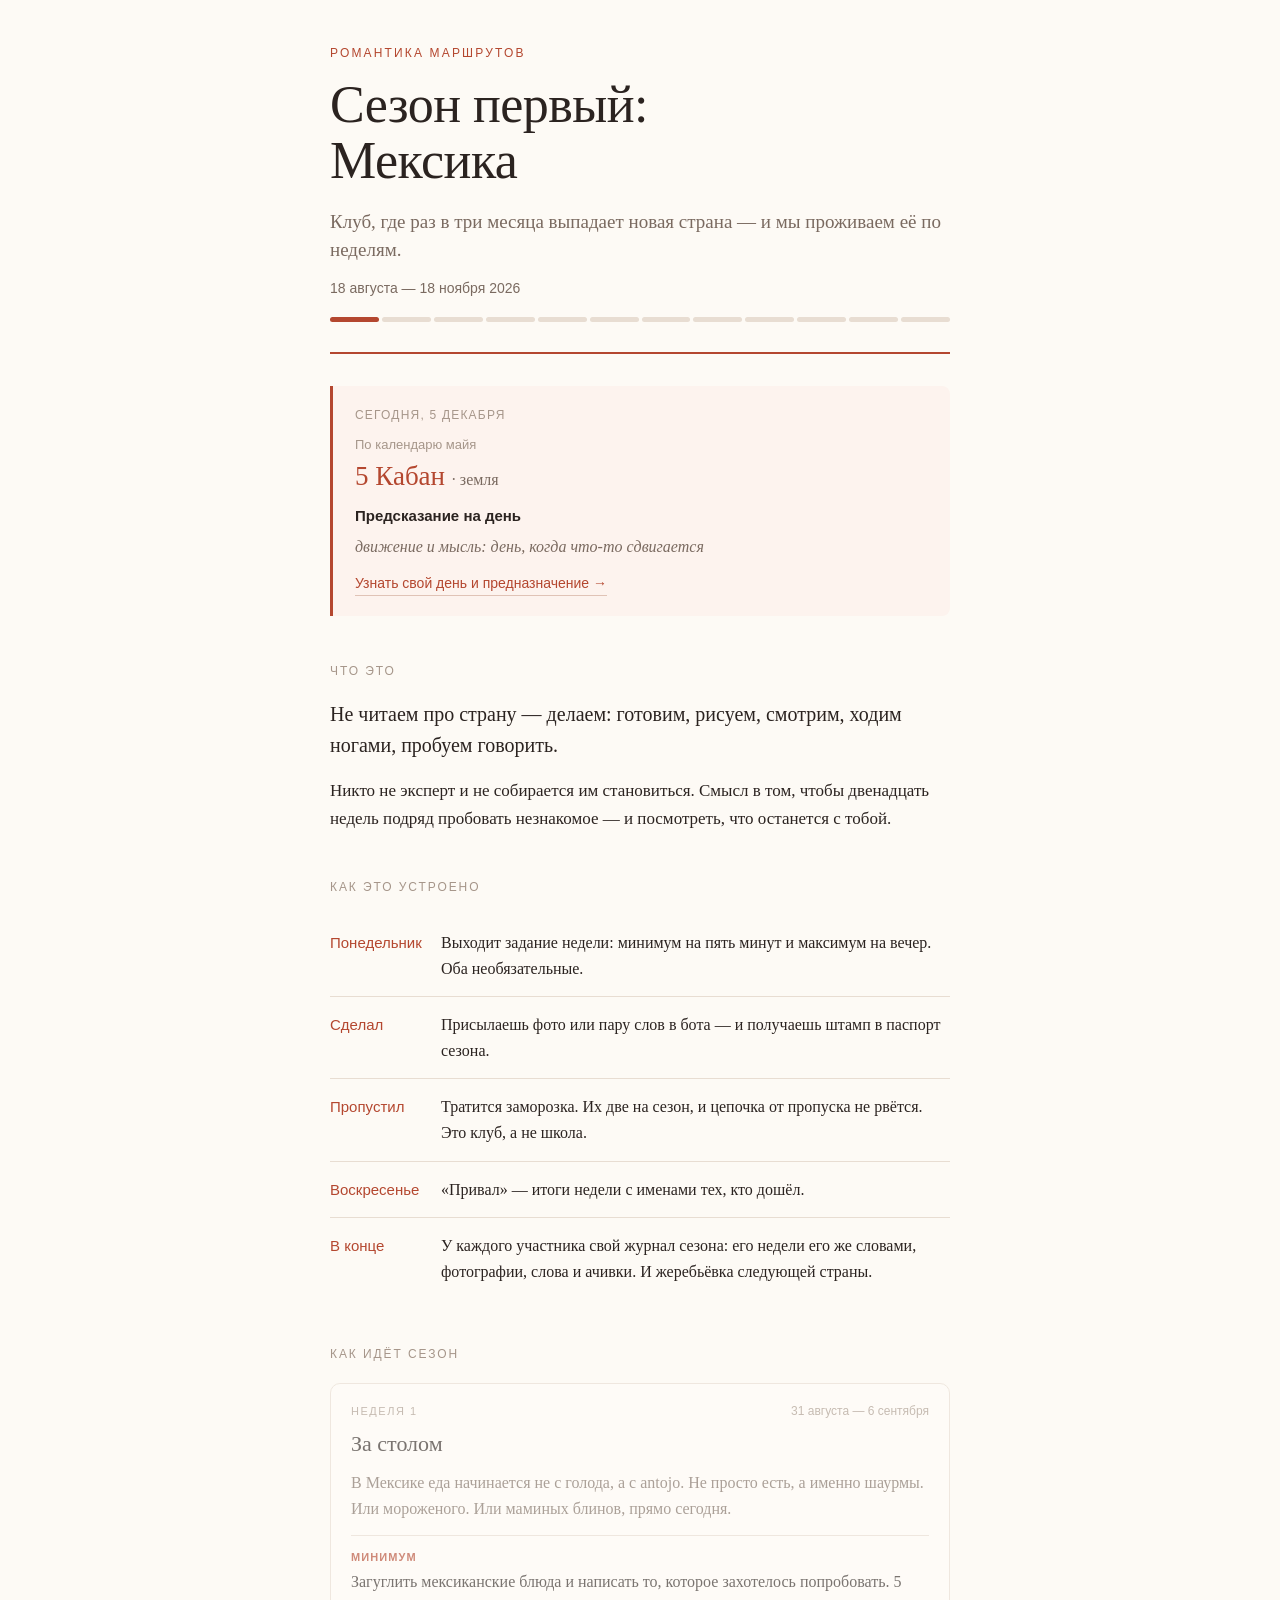
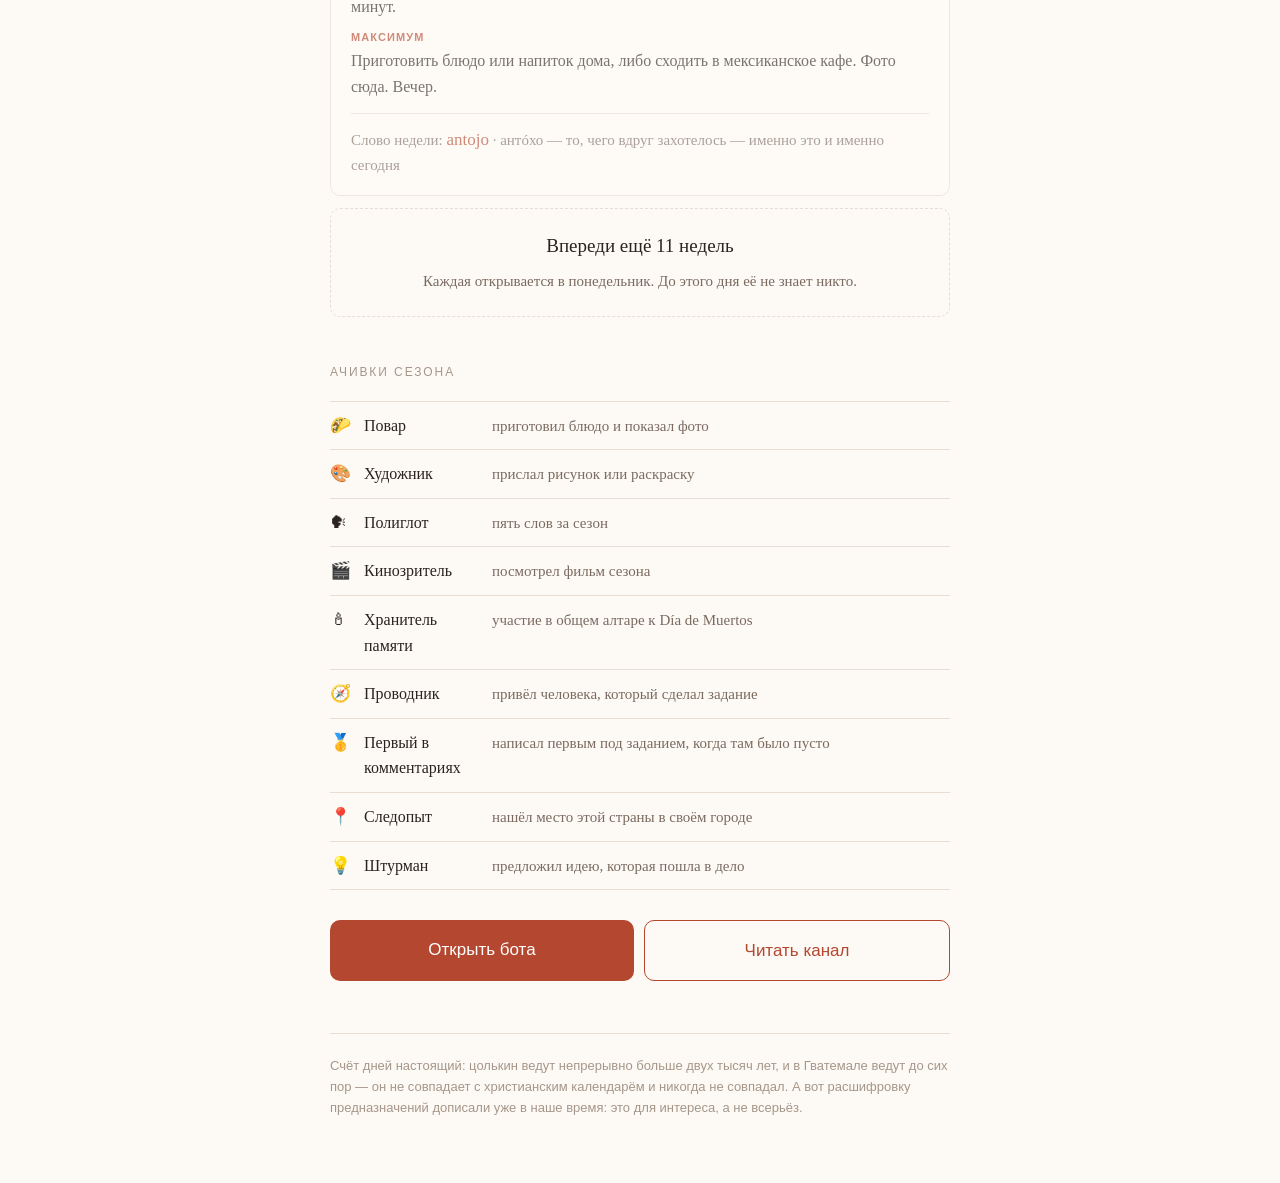
<file: docs/index.html>
<!doctype html>
<html lang="ru">
<head>
<meta charset="utf-8">
<meta name="viewport" content="width=device-width, initial-scale=1">
<title>Романтика маршрутов · Мексика</title>
<meta name="description" content="Клуб, где раз в три месяца рандомайзер выбирает страну, и мы проживаем её по неделям. Сейчас — Мексика.">
<meta property="og:title" content="Романтика маршрутов · Мексика">
<meta property="og:description" content="Раз в три месяца выпадает новая страна, и мы проживаем её по неделям. Не читаем — делаем.">
<meta property="og:type" content="website">
<script async src="https://telegram.org/js/telegram-web-app.js"></script>
<style>
:root{
  --фон:#fdfaf5; --текст:#2b2320; --акцент:#b4472f; --тихий:#7a6a60;
  --бледный:#a6968a; --карточка:#fffdf9; --тёплый:#fdf3ee; --линия:#e8ddd2;
}
*{box-sizing:border-box}
html{-webkit-text-size-adjust:100%}
body{
  margin:0; background:var(--фон); color:var(--текст);
  font:17px/1.6 Georgia,'Times New Roman',serif;
  padding:0 18px 64px;
}
.лист{max-width:620px;margin:0 auto}
h1,h2,h3{font-weight:normal;margin:0}
.служебный{font-family:-apple-system,BlinkMacSystemFont,'Segoe UI',Roboto,sans-serif}

/* ── шапка ── */
header{padding:44px 0 30px;border-bottom:2px solid var(--акцент)}
.клуб{
  font-family:-apple-system,BlinkMacSystemFont,'Segoe UI',Roboto,sans-serif;
  font-size:12px;letter-spacing:.18em;text-transform:uppercase;
  color:var(--акцент);margin-bottom:14px;
}
h1{font-size:40px;line-height:1.08;letter-spacing:-.01em}
.суть{font-size:19px;line-height:1.5;color:var(--тихий);margin-top:18px}
.период{
  font-family:-apple-system,BlinkMacSystemFont,'Segoe UI',Roboto,sans-serif;
  font-size:14px;color:var(--тихий);margin-top:12px;
}
.полоса{display:flex;gap:3px;margin-top:18px}
.полоса i{flex:1;height:5px;border-radius:3px;background:var(--линия)}
.полоса i.было{background:var(--акцент)}
.полоса i.сейчас{background:var(--акцент);opacity:.55}

/* ── сегодня ── */
.сегодня{
  background:var(--тёплый);border-left:3px solid var(--акцент);
  padding:20px 22px;margin:32px 0 10px;border-radius:0 8px 8px 0;
}
.сегодня .дата{
  font-family:-apple-system,BlinkMacSystemFont,'Segoe UI',Roboto,sans-serif;
  font-size:12px;letter-spacing:.1em;text-transform:uppercase;
  color:var(--бледный);margin-bottom:10px;
}
.ярлык{
  font-family:-apple-system,BlinkMacSystemFont,'Segoe UI',Roboto,sans-serif;
  font-size:13px;color:var(--бледный);margin-bottom:4px;
}
.подпись-предсказания{
  font-family:-apple-system,BlinkMacSystemFont,'Segoe UI',Roboto,sans-serif;
  font-size:15px;font-weight:600;color:var(--текст);margin-top:12px;
}
.знак{font-size:27px;line-height:1.2;color:var(--акцент)}
.оговорка{
  font-family:-apple-system,BlinkMacSystemFont,'Segoe UI',Roboto,sans-serif;
  font-size:12.5px;line-height:1.45;color:var(--бледный);margin-top:7px;
}
.свой-день{
  display:inline-block;margin-top:12px;color:var(--акцент);
  font-family:-apple-system,BlinkMacSystemFont,'Segoe UI',Roboto,sans-serif;
  font-size:14px;text-decoration:none;border-bottom:1px solid #e0c3b6;
  padding-bottom:1px;
}
.знак small{font-size:16px;color:var(--тихий)}
.смысл{font-style:italic;color:var(--тихий);margin-top:6px;font-size:16px}
.сегодня .слово{margin-top:16px;padding-top:14px;border-top:1px solid #ecdcd2}
.сегодня .слово b{color:var(--акцент);font-weight:normal;font-size:19px}

section{margin-top:46px}
h2{
  font-family:-apple-system,BlinkMacSystemFont,'Segoe UI',Roboto,sans-serif;
  font-size:12px;letter-spacing:.16em;text-transform:uppercase;
  color:var(--бледный);margin-bottom:18px;
}
p{margin:0 0 16px}
.крупно{font-size:20px;line-height:1.55}

/* ── правила ── */
.правила{list-style:none;padding:0;margin:0}
.правила li{
  padding:15px 0;border-bottom:1px solid var(--линия);
  display:flex;gap:15px;align-items:baseline;
}
.правила li:last-child{border-bottom:0}
.правила .что{
  flex:0 0 96px;color:var(--акцент);font-size:15px;
  font-family:-apple-system,BlinkMacSystemFont,'Segoe UI',Roboto,sans-serif;
}
.правила .как{flex:1;font-size:16px}

/* ── недели ── */
.неделя{
  background:var(--карточка);border:1px solid var(--линия);
  border-radius:10px;padding:18px 20px;margin-bottom:12px;
}
.неделя.идёт{border-color:var(--акцент);background:var(--тёплый)}
.неделя.прошла{opacity:.62}
.шапочка{display:flex;justify-content:space-between;align-items:baseline;gap:12px}
.номер{
  font-family:-apple-system,BlinkMacSystemFont,'Segoe UI',Roboto,sans-serif;
  font-size:11px;letter-spacing:.14em;text-transform:uppercase;color:var(--бледный);
}
.неделя.идёт .номер{color:var(--акцент)}
.когда{
  font-family:-apple-system,BlinkMacSystemFont,'Segoe UI',Roboto,sans-serif;
  font-size:12px;color:var(--бледный);white-space:nowrap;
}
.название{font-size:22px;margin:5px 0 0}
.вступление{color:var(--тихий);font-size:16px;margin-top:9px}
.задания{margin-top:14px;padding-top:13px;border-top:1px solid var(--линия)}
.задание{margin-bottom:9px;font-size:16px}
.задание:last-child{margin-bottom:0}
.задание b{
  font-family:-apple-system,BlinkMacSystemFont,'Segoe UI',Roboto,sans-serif;
  font-size:11px;letter-spacing:.1em;text-transform:uppercase;
  color:var(--акцент);font-weight:600;display:block;margin-bottom:2px;
}
.словцо{
  margin-top:13px;padding-top:12px;border-top:1px solid var(--линия);
  font-size:15px;color:var(--тихий);
}
.словцо b{color:var(--акцент);font-weight:normal;font-size:17px}
.дальше{
  border:1px dashed var(--линия);border-radius:10px;
  padding:22px 20px;text-align:center;color:var(--тихий);
}
.дальше b{display:block;font-size:19px;color:var(--текст);
  margin-bottom:6px;font-weight:normal}
.дальше span{font-size:15px}

/* ── ачивки ── */
.ачивки{border-top:1px solid var(--линия)}
.ачивка{
  display:flex;gap:12px;align-items:baseline;
  padding:11px 0;border-bottom:1px solid var(--линия);
}
.ачивка .знак2{flex:0 0 22px;font-size:17px;line-height:1.4}
.ачивка .имя{flex:0 0 116px;font-size:16px}
.ачивка .за{flex:1;color:var(--тихий);font-size:15px}

/* ── кнопки ── */
.кнопки{margin-top:30px;display:flex;flex-direction:column;gap:10px}
a.кнопка{
  display:block;text-align:center;text-decoration:none;padding:16px;
  border-radius:10px;font-size:17px;
  font-family:-apple-system,BlinkMacSystemFont,'Segoe UI',Roboto,sans-serif;
}
a.главная{background:var(--акцент);color:#fff}
a.вторая{background:transparent;color:var(--акцент);border:1px solid var(--акцент)}
footer{
  margin-top:52px;padding-top:22px;border-top:1px solid var(--линия);
  font-family:-apple-system,BlinkMacSystemFont,'Segoe UI',Roboto,sans-serif;
  font-size:13px;color:var(--бледный);
}
footer a{color:var(--тихий)}

@media(min-width:560px){
  h1{font-size:52px}
  .кнопки{flex-direction:row}
  a.кнопка{flex:1}
}
</style>
</head>
<body>
<div class="лист">

<header>
  <div class="клуб">Романтика маршрутов</div>
  <h1>Сезон первый:<br>Мексика</h1>
  <div class="суть">Клуб, где раз в три месяца выпадает новая страна —
  и мы проживаем её по неделям.</div>
  <div class="период">18 августа — 18 ноября 2026</div>
  <div class="полоса" id="полоса"></div>
</header>

<div class="сегодня" id="сегодня"></div>

<section>
  <h2>Что это</h2>
  <p class="крупно">Не читаем про страну — делаем: готовим, рисуем, смотрим,
  ходим ногами, пробуем говорить.</p>
  <p>Никто не эксперт и не собирается им становиться. Смысл в том, чтобы
  двенадцать недель подряд пробовать незнакомое — и посмотреть, что
  останется с тобой.</p>
</section>

<section>
  <h2>Как это устроено</h2>
  <ul class="правила">
    <li><div class="что">Понедельник</div><div class="как">Выходит задание недели: минимум на пять минут и максимум на вечер. Оба необязательные.</div></li>
    <li><div class="что">Сделал</div><div class="как">Присылаешь фото или пару слов в бота — и получаешь штамп в паспорт сезона.</div></li>
    <li><div class="что">Пропустил</div><div class="как">Тратится заморозка. Их две на сезон, и цепочка от пропуска не рвётся. Это клуб, а не школа.</div></li>
    <li><div class="что">Воскресенье</div><div class="как">«Привал» — итоги недели с именами тех, кто дошёл.</div></li>
    <li><div class="что">В конце</div><div class="как">У каждого участника свой журнал сезона: его недели его же словами, фотографии, слова и ачивки. И жеребьёвка следующей страны.</div></li>
  </ul>
</section>

<section>
  <h2>Как идёт сезон</h2>
  <div id="недели"></div>
</section>

<section>
  <h2>Ачивки сезона</h2>
  <div class="ачивки" id="ачивки"></div>
</section>

<div class="кнопки">
  <a class="кнопка главная" href="https://t.me/romantika_marshrutov_bot">Открыть бота</a>
  <a class="кнопка вторая" href="https://t.me/romantika_marshrutov">Читать канал</a>
</div>

<footer>
  Счёт дней настоящий: цолькин ведут непрерывно больше двух тысяч лет,
  и в Гватемале ведут до сих пор — он не совпадает с христианским
  календарём и никогда не совпадал. А вот расшифровку предназначений
  дописали уже в наше время: это для интереса, а не всерьёз.
</footer>

</div>

<script>
const СЕЗОН = {"season": "Мексика", "start": "2026-08-18", "end": "2026-11-18", "daily": {"kind": "tzolkin", "title": "День в цолькине", "note": "Знак настоящий — этот счёт в Гватемале ведут непрерывно до сих пор. Толкования традиционные, а не предсказание."}, "всего_недель": 12, "weeks": [{"num": 1, "title": "За столом", "start": "2026-08-31", "end": "2026-09-06", "intro": "В Мексике еда начинается не с голода, а с antojo. Не просто есть, а именно шаурмы. Или мороженого. Или маминых блинов, прямо сегодня.", "minimum": "Загуглить мексиканские блюда и написать то, которое захотелось попробовать. 5 минут.", "maximum": "Приготовить блюдо или напиток дома, либо сходить в мексиканское кафе. Фото сюда. Вечер.", "word": "antojo", "word_ru": "антóхо", "word_meaning": "то, чего вдруг захотелось — именно это и именно сегодня"}], "achievements": [{"code": "повар", "emoji": "🌮", "name": "Повар", "for": "приготовил блюдо и показал фото"}, {"code": "художник", "emoji": "🎨", "name": "Художник", "for": "прислал рисунок или раскраску"}, {"code": "полиглот", "emoji": "🗣", "name": "Полиглот", "for": "пять слов за сезон"}, {"code": "кинозритель", "emoji": "🎬", "name": "Кинозритель", "for": "посмотрел фильм сезона"}, {"code": "память", "emoji": "🕯", "name": "Хранитель памяти", "for": "участие в общем алтаре к Día de Muertos"}, {"code": "проводник", "emoji": "🧭", "name": "Проводник", "for": "привёл человека, который сделал задание"}, {"code": "первый", "emoji": "🥇", "name": "Первый в комментариях", "for": "написал первым под заданием, когда там было пусто"}, {"code": "москва", "emoji": "📍", "name": "Следопыт", "for": "нашёл место этой страны в своём городе"}, {"code": "идея", "emoji": "💡", "name": "Штурман", "for": "предложил идею, которая пошла в дело"}]};

/* ── если открыли внутри Телеграма ──
   Без этого страница показывается наполовину экрана и её надо тянуть
   пальцем. Скрипт телеграма грузится асинхронно и может не загрузиться
   вовсе — тогда всё работает как обычная веб-страница. */
(function развернуть(попыток){
  const tg = window.Telegram && window.Telegram.WebApp;
  if(!tg){ if(попыток) setTimeout(()=>развернуть(попыток-1), 120); return; }
  try{
    tg.ready();
    tg.expand();
    if(tg.setBackgroundColor) tg.setBackgroundColor("#fdfaf5");
    if(tg.setHeaderColor) tg.setHeaderColor("#fdfaf5");
    if(tg.disableVerticalSwipes) tg.disableVerticalSwipes();
    document.documentElement.classList.add("в-телеграме");

    // Обычная ссылка внутри мини-аппа может увести во внешний браузер.
    // openTelegramLink открывает чат с ботом прямо в Телеграме.
    document.querySelectorAll('a[href^="https://t.me/"]').forEach(function(a){
      a.addEventListener("click", function(е){
        if(!tg.openTelegramLink) return;
        е.preventDefault();
        tg.openTelegramLink(a.getAttribute("href"));
      });
    });
  }catch(e){}
})(25);

/* ── цолькин: та же корреляция GMT-584283, что в боте и в календаре ── */
const ЗНАКИ = [
 ["Имиш","водяная лилия","первооснова, начало, то, из чего всё растёт"],
 ["Ик","ветер","дыхание и слово: день сказать вслух то, что думал молча"],
 ["Акбаль","ночь","дом и темнота: день оставаться у себя и восстанавливаться"],
 ["Кан","зерно","зрелость: то, что посеяли раньше, готово"],
 ["Чикчан","змея","жизненная сила, телесность, чутьё"],
 ["Кими","переход","день отпускать и заканчивать, а не начинать"],
 ["Маник","олень","рука и хватка: день делать, а не рассуждать"],
 ["Ламат","звезда","изобилие и щедрость, день делиться"],
 ["Мулук","вода","день благодарности и того, что отдаёшь"],
 ["Ок","собака","верность и проводник: день про тех, кто рядом"],
 ["Чуэн","обезьяна","мастер и игра: день делать руками и не всерьёз"],
 ["Эб","дорога","путь и лестница: день идти своим маршрутом"],
 ["Бен","тростник","рост и дом: день про семью и то, что держит"],
 ["Иш","ягуар","земля и тайна: день слушать, а не говорить"],
 ["Мен","орёл","видение: день смотреть с высоты и дальше, чем обычно"],
 ["Киб","свеча","предки и память: день спросить у тех, кто был до"],
 ["Кабан","земля","движение и мысль: день, когда что-то сдвигается"],
 ["Эцнаб","кремень","нож и зеркало: день правды, даже неудобной"],
 ["Кавак","гроза","буря и обновление: день, после которого чисто"],
 ["Ахау","владыка","солнце и завершение: день закрывать круг"]
];
const МЕСЯЦЫ=["января","февраля","марта","апреля","мая","июня","июля",
              "августа","сентября","октября","ноября","декабря"];

function юлианский(д){
  const м=д.getMonth()+1, a=Math.floor((14-м)/12),
        y=д.getFullYear()+4800-a, m=м+12*a-3;
  return д.getDate()+Math.floor((153*m+2)/5)+365*y+Math.floor(y/4)
         -Math.floor(y/100)+Math.floor(y/400)-32045;
}
function цолькин(д){
  const x=юлианский(д)-584283;
  return {число:(((x+3)%13)+13)%13+1, знак:ЗНАКИ[((x+19)%20+20)%20]};
}
const дата=с=>{const[г,м,д]=с.split("-").map(Number);return new Date(г,м-1,д);};
const порусски=с=>{const[,м,д]=с.split("-").map(Number);
                   return д+" "+МЕСЯЦЫ[м-1];};
const текст=с=>{const у=document.createElement("div");у.textContent=с;
                return у.innerHTML;};

const сегодня=new Date(); сегодня.setHours(0,0,0,0);
const ВСЕГО=СЕЗОН.всего_недель||СЕЗОН.weeks.length;
const недели=СЕЗОН.weeks.map(н=>({...н, от:дата(н.start), до:дата(н.end)}));
const идёт=недели.find(н=>н.от<=сегодня&&сегодня<=н.до);

/* ── полоса сезона ── */
document.getElementById("полоса").innerHTML =
  Array.from({length:ВСЕГО}, (_,i)=>{
    const н = недели[i];
    const к = !н ? "" : (н.до<сегодня ? "было" : (н===идёт ? "сейчас" : ""));
    return '<i class="'+к+'"></i>';
  }).join("");

/* ── блок «сегодня» ── */
(function(){
  const ц=цолькин(сегодня), части=[];
  части.push('<div class="дата">Сегодня, '+сегодня.getDate()+" "
             +МЕСЯЦЫ[сегодня.getMonth()]+"</div>");
  if((СЕЗОН.daily||{}).kind==="tzolkin"){
    части.push('<div class="ярлык">По календарю майя</div>');
    части.push('<div class="знак">'+ц.число+" "+ц.знак[0]
               +' <small>· '+ц.знак[1]+"</small></div>");
    части.push('<div class="подпись-предсказания">Предсказание на день</div>');
    части.push('<div class="смысл">'+ц.знак[2]+"</div>");
    части.push('<a class="свой-день" href="https://t.me/romantika_marshrutov_bot/calendar">'
               +"Узнать свой день и предназначение →</a>");
  }
  document.getElementById("сегодня").innerHTML=части.join("");
})();

/* ── недели ── */
/* Показываем только те, что уже начались: их задания объявлены в канале.
   Будущие не раскрываем совсем — ни названий, ни дат. Недели могут
   переставляться и переименовываться, и публичная страница не должна
   связывать этим руки. */
function склонение(н){
  if(н%100>=11&&н%100<=14) return "недель";
  return ({1:"неделя",2:"недели",3:"недели",4:"недели"})[н%10]||"недель";
}

const начавшиеся = недели.filter(н => н.от <= сегодня);
const впереди = ВСЕГО - начавшиеся.length;

document.getElementById("недели").innerHTML = начавшиеся.map(н=>{
  const прошла = н.до < сегодня;
  const к = ["неделя", н===идёт?"идёт":"", прошла?"прошла":""].join(" ");
  let ч = '<div class="'+к+'">'
    + '<div class="шапочка"><div class="номер">'
    + (н===идёт?"Идёт сейчас":"Неделя "+н.num)+"</div>"
    + '<div class="когда">'+порусски(н.start)+" — "+порусски(н.end)+"</div></div>"
    + '<h3 class="название">'+текст(н.title)+"</h3>";
  if(н.intro) ч += '<div class="вступление">'+текст(н.intro)+"</div>";
  if(н.minimum||н.maximum){
    ч += '<div class="задания">';
    if(н.minimum) ч+='<div class="задание"><b>Минимум</b>'+текст(н.minimum)+"</div>";
    if(н.maximum) ч+='<div class="задание"><b>Максимум</b>'+текст(н.maximum)+"</div>";
    ч += "</div>";
  }
  if(н.word){
    ч += '<div class="словцо">Слово недели: <b>'+текст(н.word)+"</b>"
       + (н.word_ru?" · "+текст(н.word_ru):"")
       + (н.word_meaning?" — "+текст(н.word_meaning):"")+"</div>";
  }
  return ч+"</div>";
}).join("") + (впереди
  ? '<div class="дальше"><b>Впереди ещё '+впереди+" "+склонение(впереди)+"</b>"
    + "<span>Каждая открывается в понедельник. До этого дня её не знает никто.</span></div>"
  : "");

/* ── ачивки ── */
document.getElementById("ачивки").innerHTML =
  (СЕЗОН.achievements||[]).map(а=>
    '<div class="ачивка"><div class="знак2">'+текст(а.emoji||"")+"</div>"
    +'<div class="имя">'+текст(а.name||"")+"</div>"
    +'<div class="за">'+текст(а.for||"")+"</div></div>").join("");
</script>
</body>
</html>
</file>
